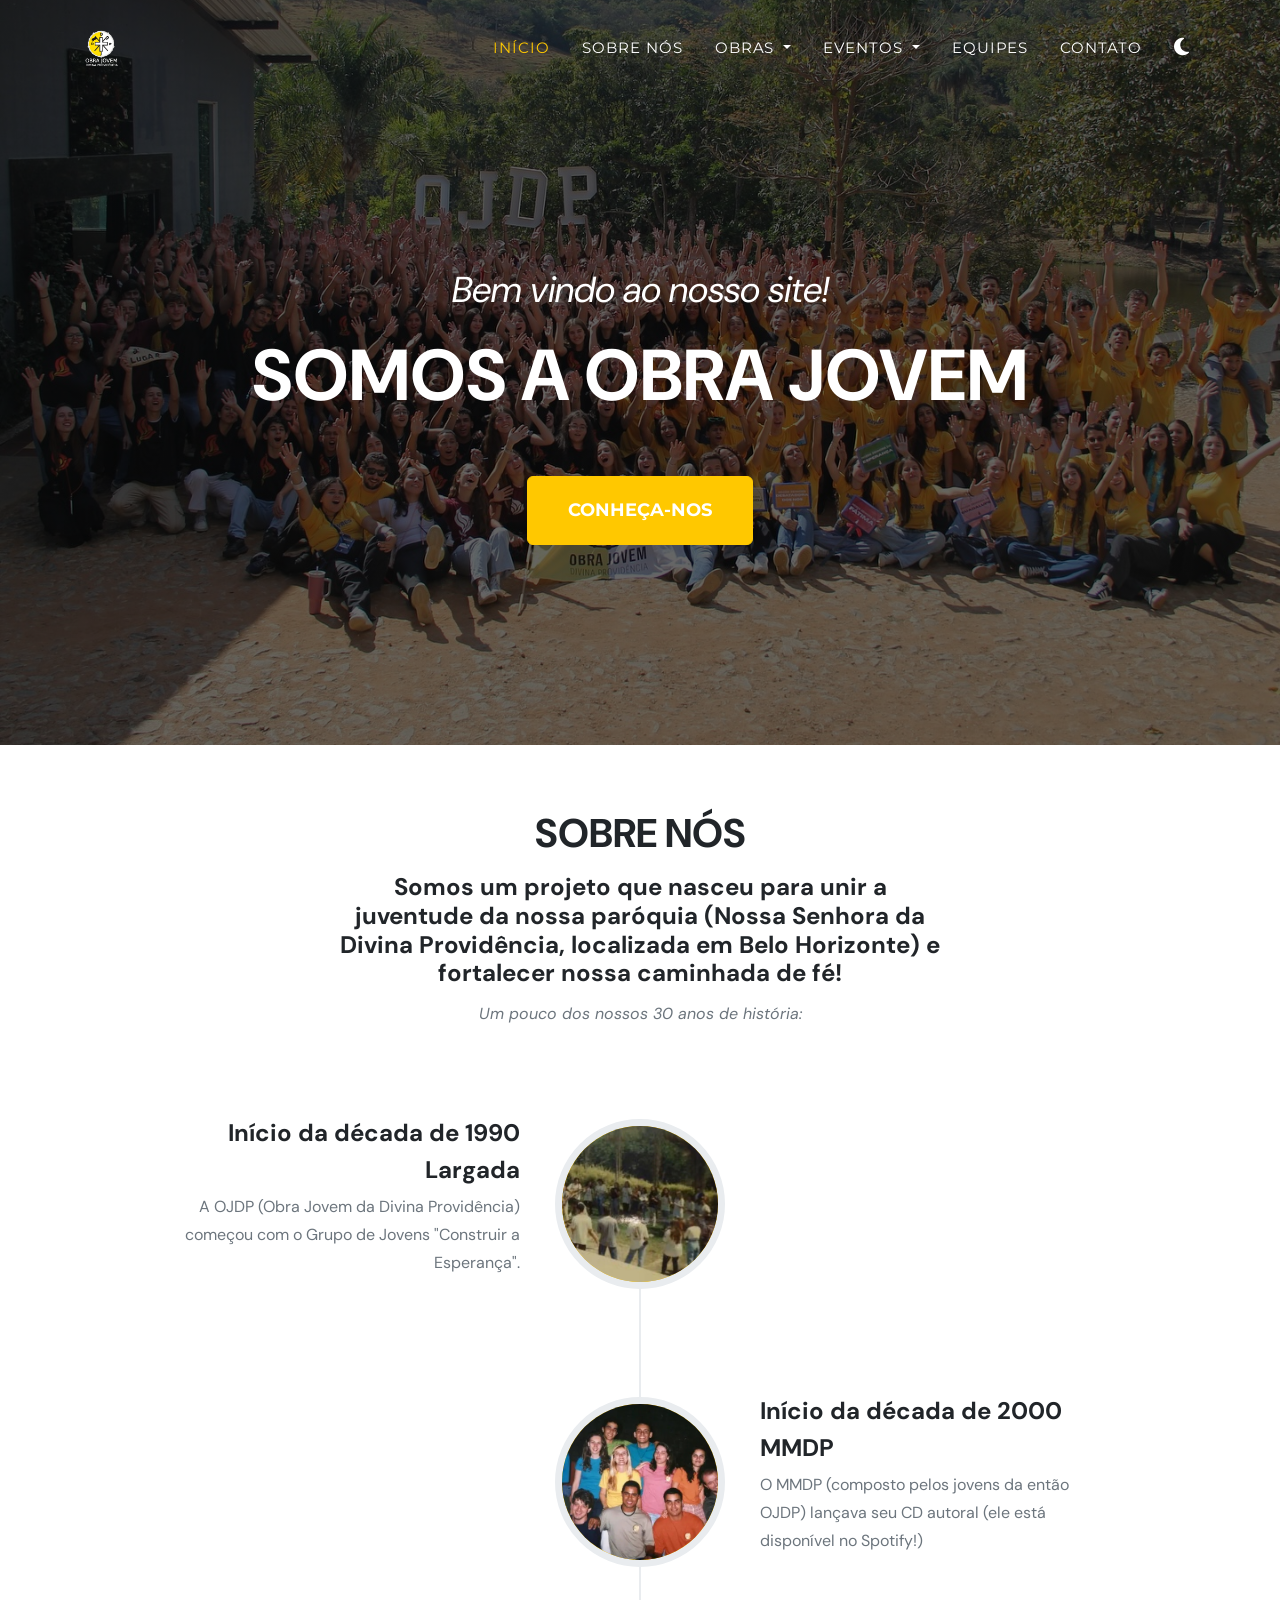
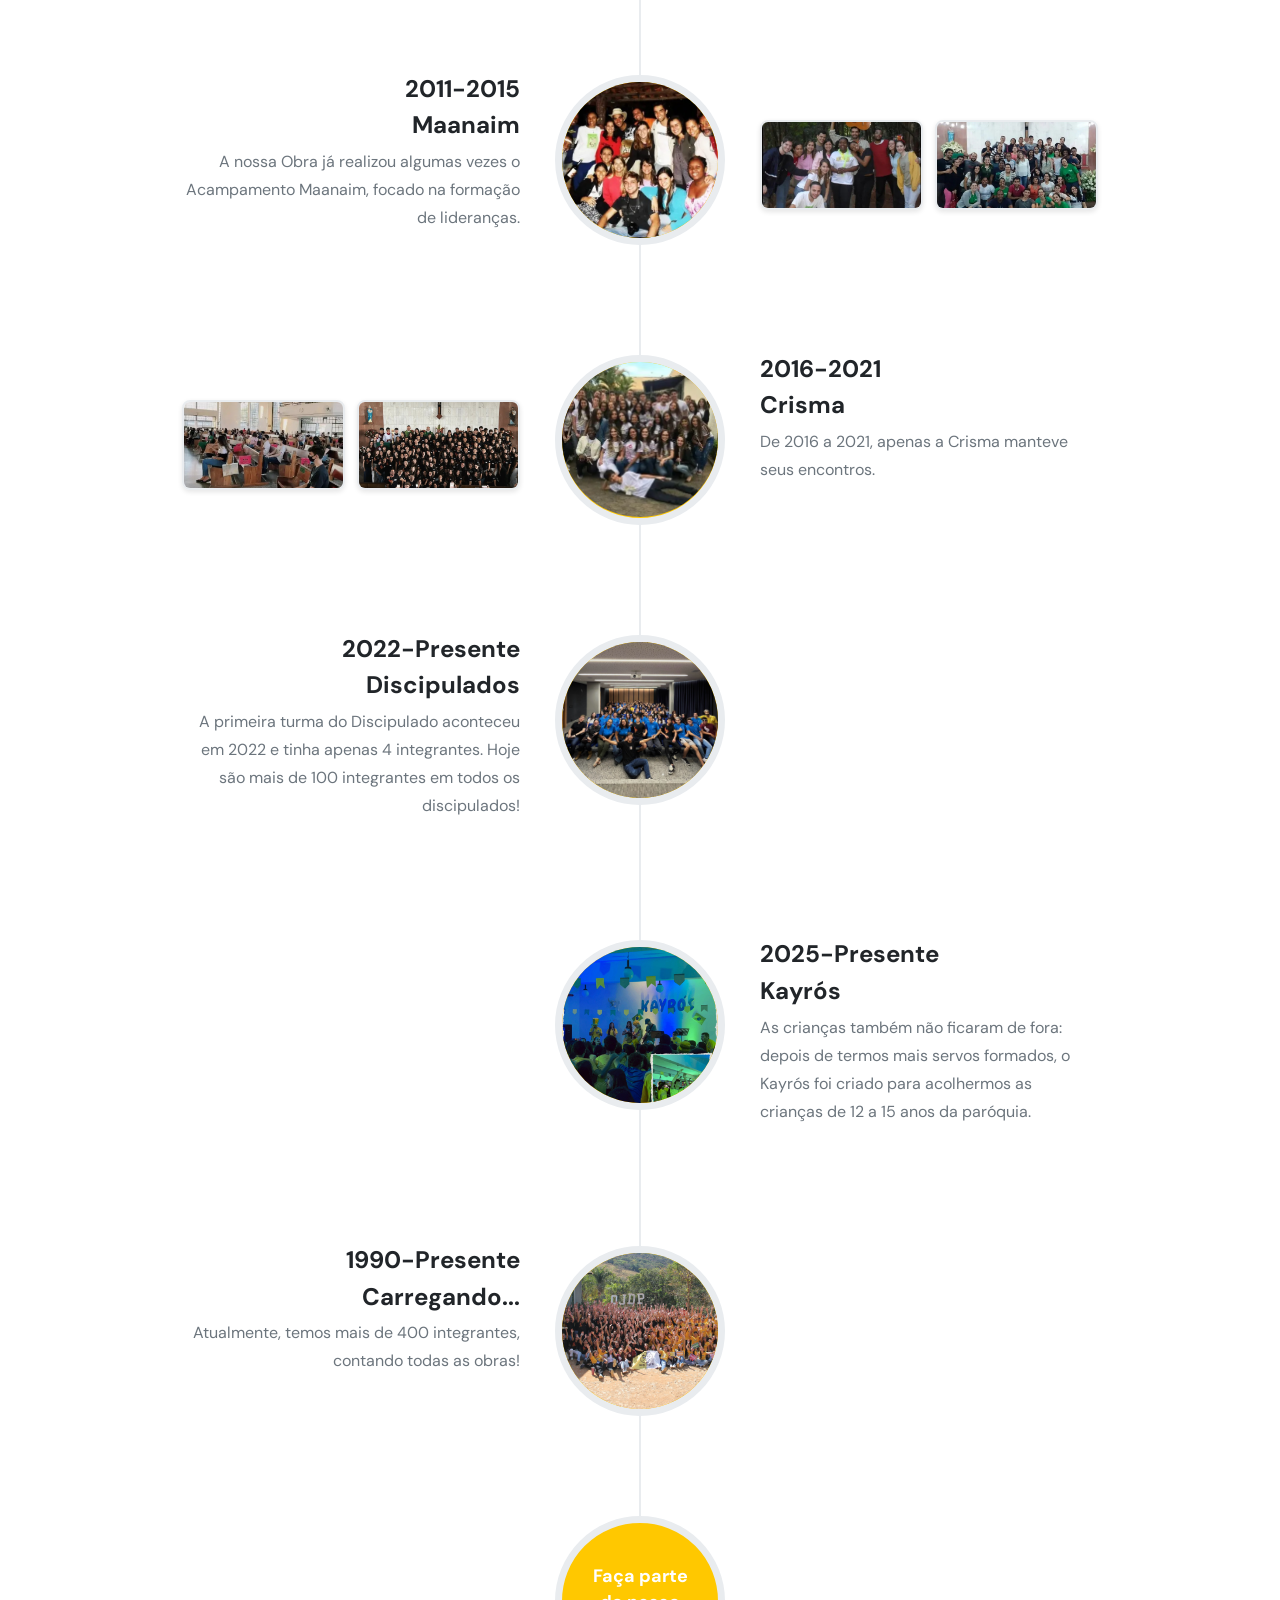
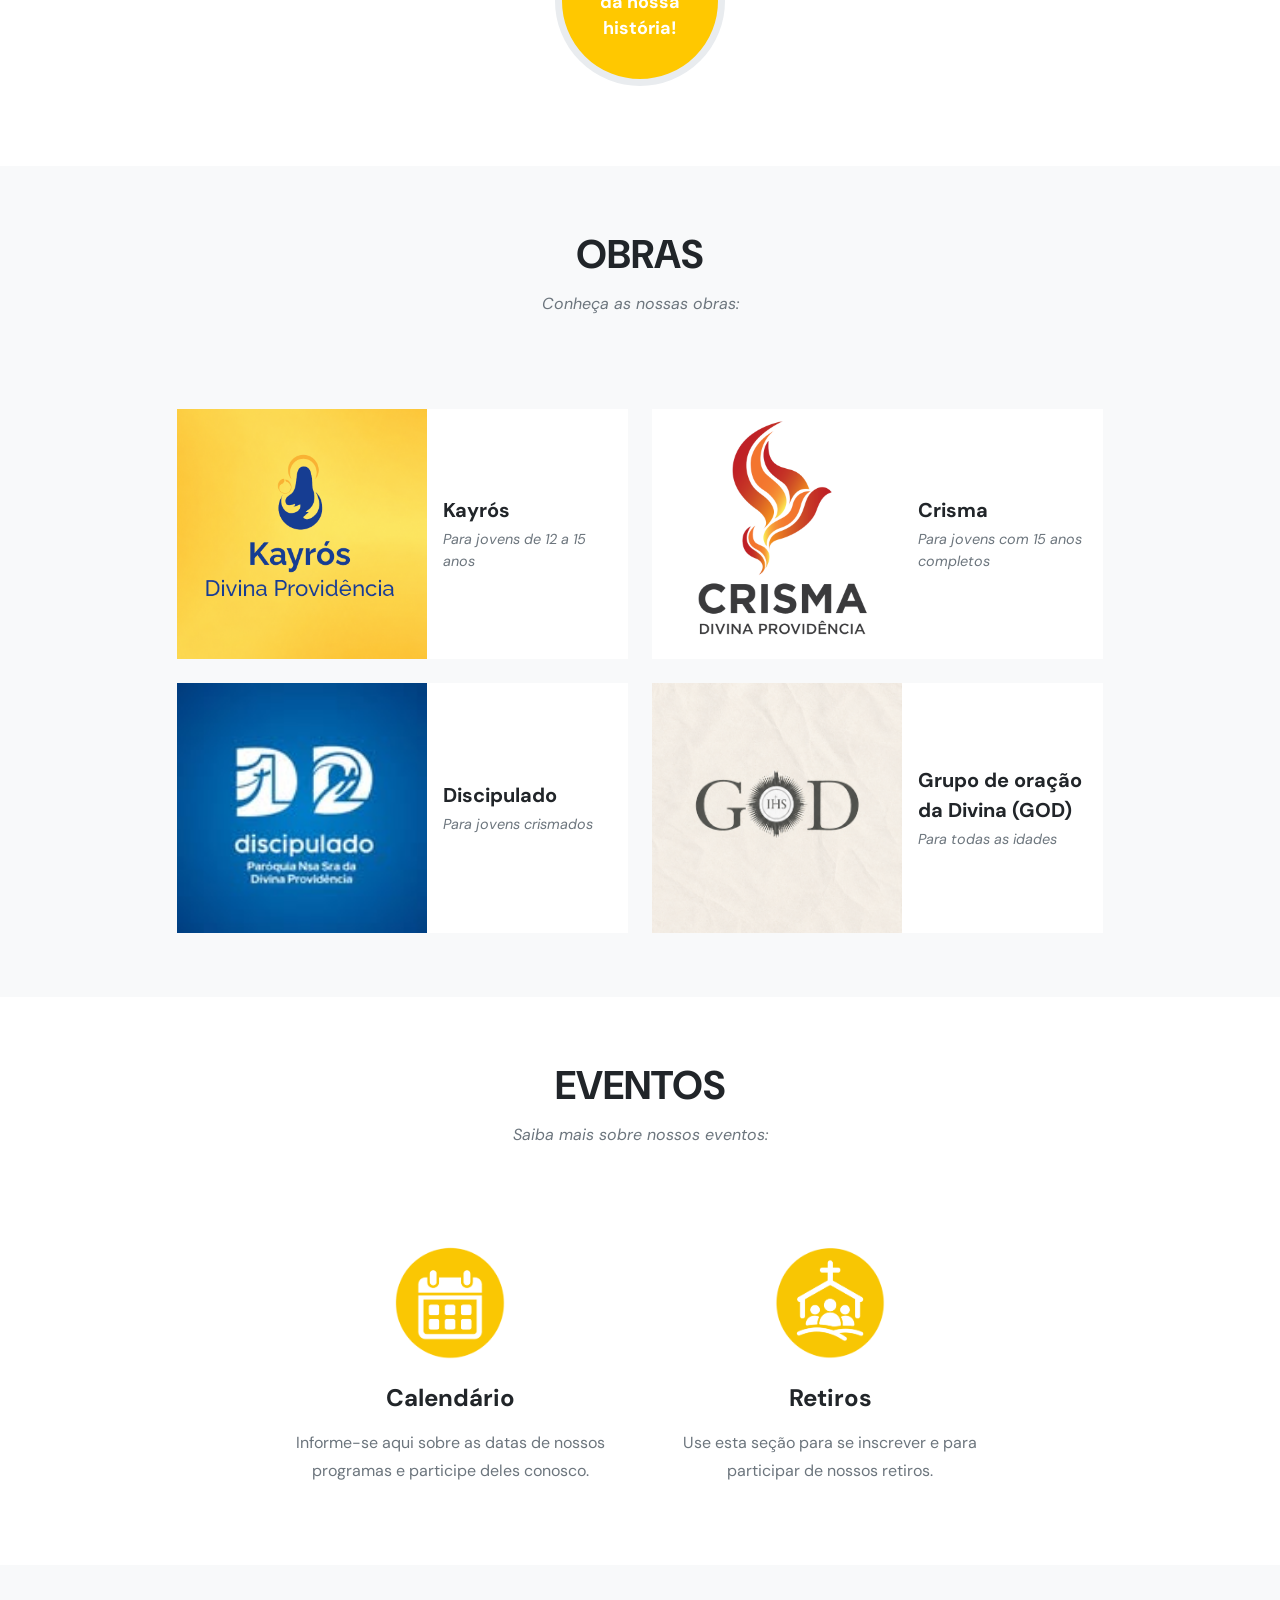
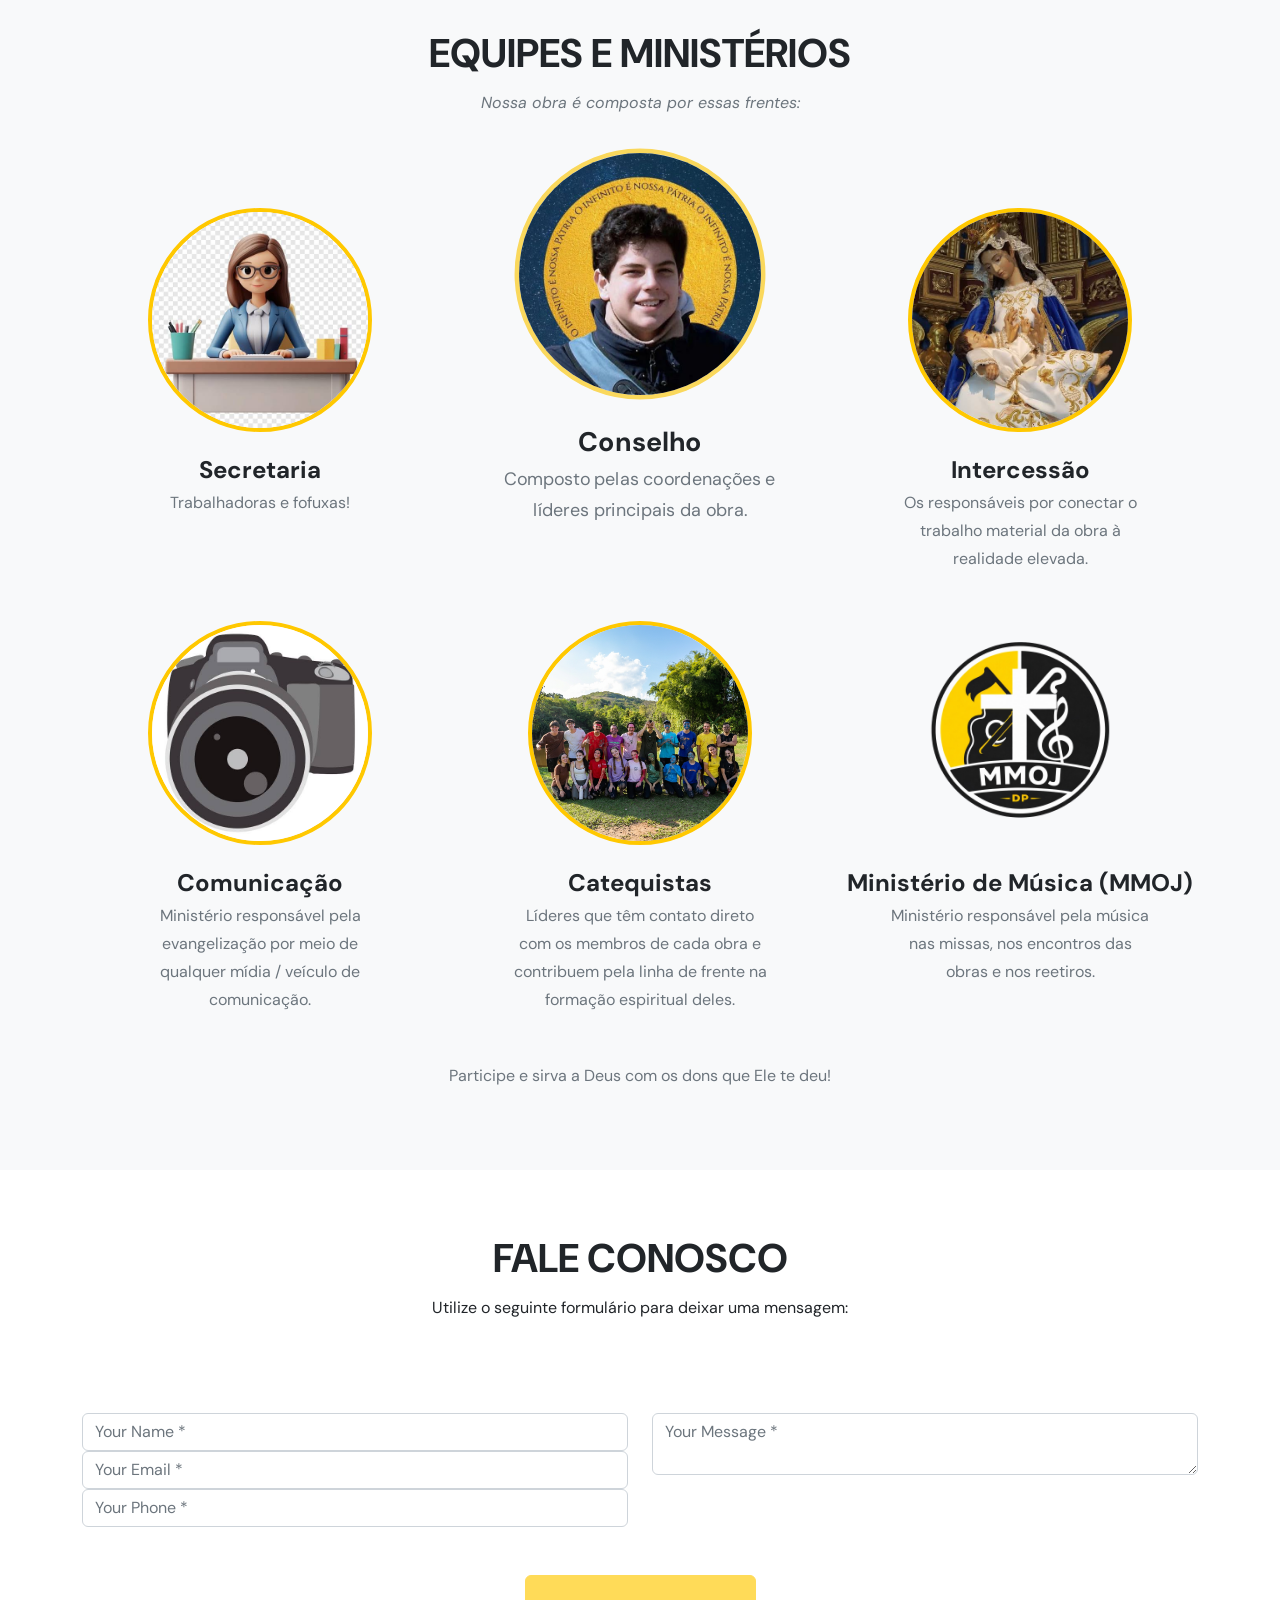
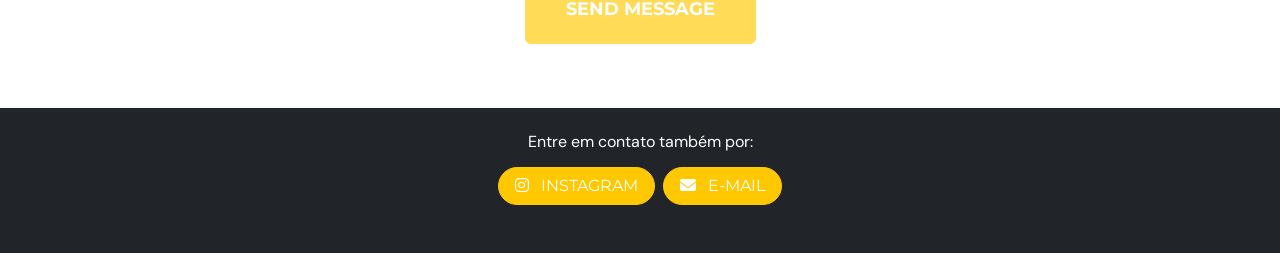
<file: index.html>
<!DOCTYPE html>
<html lang="en">
    <head>
        <meta charset="utf-8" />
        <meta name="viewport" content="width=device-width, initial-scale=1, shrink-to-fit=no" />
        <meta name="description" content="Site da obra jovem" />
        <meta name="author" content="Mateus (Matdog)" />
        <title>Obra Jovem DP</title>
        <!-- Favicon-->
        <link rel="icon" type="image/x-icon" href="assets/favicon.ico" />
        <!-- Google fonts-->
        <link href="https://fonts.googleapis.com/css?family=Montserrat:400,700" rel="stylesheet" type="text/css" />
        <link href="https://fonts.googleapis.com/css?family=Roboto+Slab:400,100,300,700" rel="stylesheet" type="text/css" />
        <!-- Font Awesome icons -->
        <link rel="stylesheet" href="https://cdnjs.cloudflare.com/ajax/libs/font-awesome/6.4.0/css/all.min.css" crossorigin="anonymous">
        <!-- Outras fontes definidas no styles.css-->
        <!-- Core theme CSS (includes Bootstrap)-->
        <link href="css/styles.css" rel="stylesheet" />
        <script>
            if (localStorage.getItem('theme') === 'dark') {
                document.documentElement.setAttribute('data-theme', 'dark');
            }
        </script>
    </head>
    <body id="page-top">
        <!-- Navigation-->
        <nav class="navbar navbar-expand-lg navbar-dark fixed-top" id="mainNav">
            <div class="container">
                <a class="navbar-brand" href="#page-top"><img src="assets/img/navbar-oj-logo4.svg" alt="..." /></a>
                <button class="navbar-toggler" type="button" data-bs-toggle="collapse" data-bs-target="#navbarResponsive" aria-controls="navbarResponsive" aria-expanded="false" aria-label="Toggle navigation">
                    Menu
                    <i class="fas fa-bars ms-1"></i>
                </button>
                <div class="collapse navbar-collapse" id="navbarResponsive">
                    <ul class="navbar-nav text-uppercase ms-auto py-4 py-lg-0">
                        <li class="nav-item"><a class="nav-link" href="#inicio">Início</a></li>
                        <li class="nav-item"><a class="nav-link" href="#sobre-nos">Sobre nós</a></li>
                        <li class="nav-item dropdown">
                            <a class="nav-link dropdown-toggle" href="#obras" id="navbarDropdownObras" role="button" data-bs-toggle="dropdown" aria-expanded="false">
                                Obras
                            </a>
                            <ul class="dropdown-menu" aria-labelledby="navbarDropdownObras">
                                <li><a class="dropdown-item" href="#obras">Todas as Obras</a></li>
                                <li><hr class="dropdown-divider"></li>
                                <li><a class="dropdown-item" href="./obras/kayros">Kayrós</a></li>
                                <li><a class="dropdown-item" href="./obras/crisma">Crisma</a></li>
                                <li><a class="dropdown-item" href="./obras/discipulado">Discipulado</a></li>
                                <li><a class="dropdown-item" href="./obras/god">GOD</a></li>
                            </ul>
                        </li>
                        <li class="nav-item dropdown">
                            <a class="nav-link dropdown-toggle" href="#eventos" id="navbarDropdownEventos" role="button" data-bs-toggle="dropdown" aria-expanded="false">
                                Eventos
                            </a>
                            <ul class="dropdown-menu" aria-labelledby="navbarDropdownEventos">
                                <li><a class="dropdown-item" href="#eventos">Seção de Eventos</a></li>
                                <li><hr class="dropdown-divider"></li>
                                <li><a class="dropdown-item" href="./calendario">Calendário</a></li>
                                <li><a class="dropdown-item" href="./retiros">Retiros</a></li>
                            </ul>
                        </li>
                        <li class="nav-item"><a class="nav-link" href="#equipes">Equipes</a></li>
                        <li class="nav-item"><a class="nav-link" href="#contato">Contato</a></li>
                        <li class="nav-item">
                            <a class="nav-link" href="#" id="theme-toggle" aria-label="Alternar tema">
                                <i class="fas fa-moon fs-5"></i>
                            </a>
                        </li>
                    </ul>
                </div>
            </div>
        </nav>
        <!-- Masthead-->
        <header class="masthead" id="inicio">
            <div class="container">
                <div class="masthead-subheading">Bem vindo ao nosso site!</div>
                <div class="masthead-heading text-uppercase">Somos a Obra Jovem</div>
                <a class="btn btn-primary btn-xl text-uppercase" href="#sobre-nos">Conheça-nos</a>
            </div>
        </header>
        <!-- Sobre nós-->
        <section class="page-section" id="sobre-nos">
            <div class="container">
                <div class="text-center">
                    <h2 class="section-heading text-uppercase">Sobre nós</h2>
                    <h5 class="section-subheading mb-3">Somos um projeto que nasceu para unir a juventude da nossa paróquia (Nossa Senhora da Divina Providência, localizada em Belo Horizonte) e fortalecer nossa caminhada de fé!</h5>
                    <h3 class="section-subheading text-muted">Um pouco dos nossos 30 anos de história:</h3>
                </div>
                <ul class="timeline">
                    <li>
                        <div class="timeline-image"><img class="rounded-circle img-fluid" src="assets/img/about/1.jpg" alt="..." /></div>
                        <div class="timeline-panel">
                            <div class="timeline-heading">
                                <h4>Início da década de 1990</h4>
                                <h4 class="subheading">Largada</h4>
                            </div>
                            <div class="timeline-body"><p class="text-muted">A OJDP (Obra Jovem da Divina Providência) começou com o Grupo de Jovens "Construir a Esperança".</p></div>
                        </div>
                    </li>
                    <li class="timeline-inverted">
                        <div class="timeline-image"><img class="rounded-circle img-fluid" src="assets/img/about/2.jpg" alt="..." /></div>
                        <div class="timeline-panel">
                            <div class="timeline-heading">
                                <h4>Início da década de 2000</h4>
                                <h4 class="subheading">MMDP</h4>
                            </div>
                            <div class="timeline-body"><p class="text-muted">O MMDP (composto pelos jovens da então OJDP) lançava seu CD autoral (ele está disponível no Spotify!)</p></div>
                        </div>
                    </li>
                    <li>
                        <div class="timeline-image"><img class="rounded-circle img-fluid" src="assets/img/about/3.jpg" title="Maanaim 2011" alt="..." /></div>
                        <div class="timeline-panel">
                            <div class="timeline-heading">
                                <h4>2011-2015</h4>
                                <h4 class="subheading">Maanaim</h4>
                            </div>
                            <div class="timeline-body"><p class="text-muted">A nossa Obra já realizou algumas vezes o Acampamento Maanaim, focado na formação de lideranças.</p></div>
                        </div>
                        <div class="timeline-media">
                                <img src="assets/img/about/3-extra1.jpg" alt="Foto Maanaim 1" title="Maanaim 2012" class="media-thumb" />
                                <img src="assets/img/about/3-extra2.jpg" alt="Foto Maanaim 2" title="Maanaim 2015" class="media-thumb" />
                        </div>
                    </li>
                    <li class="timeline-inverted">
                        <div class="timeline-image"><img class="rounded-circle img-fluid" src="assets/img/about/4.jpg" alt="..." title="Crisma 2018" /></div>
                        <div class="timeline-panel">
                            <div class="timeline-heading">
                                <h4>2016-2021</h4>
                                <h4 class="subheading">Crisma</h4>
                            </div>
                            <div class="timeline-body"><p class="text-muted">De 2016 a 2021, apenas a Crisma manteve seus encontros.</p></div>
                        </div>
                        <div class="timeline-media">
                                <img src="assets/img/about/4-extra1.jpg" alt="..." title="Crisma 2020/2021" class="media-thumb" />
                                <img src="assets/img/about/4-extra2.jpg" alt="..." title="Crisma 2025" class="media-thumb" />
                        </div>
                    </li>
                    <li>
                        <div class="timeline-image"><img class="rounded-circle img-fluid" src="assets/img/about/5.jpg" title="D1 2025" alt="..." /></div>
                        <div class="timeline-panel">
                            <div class="timeline-heading">
                                <h4>2022-Presente</h4>
                                <h4 class="subheading">Discipulados</h4>
                            </div>
                            <div class="timeline-body"><p class="text-muted">A primeira turma do Discipulado aconteceu em 2022 e tinha apenas 4 integrantes. Hoje são mais de 100 integrantes em todos os discipulados!</p></div>
                        </div>
                    </li>
                    <li class="timeline-inverted">
                        <div class="timeline-image"><img class="rounded-circle img-fluid" src="assets/img/about/6.jpg" title="Kayrós 2026" alt="..." /></div>
                        <div class="timeline-panel">
                            <div class="timeline-heading">
                                <h4>2025-Presente</h4>
                                <h4 class="subheading">Kayrós</h4>
                            </div>
                            <div class="timeline-body"><p class="text-muted">As crianças também não ficaram de fora: depois de termos mais servos formados, o Kayrós foi criado para acolhermos as crianças de 12 a 15 anos da paróquia.</p></div>
                        </div>
                    </li>
                    <li>
                        <div class="timeline-image"><img class="rounded-circle img-fluid" src="assets/img/about/7.jpg" title="Foto geral Retirão 2025" alt="..." /></div>
                        <div class="timeline-panel">
                            <div class="timeline-heading">
                                <h4>1990-Presente</h4>
                                <h4 class="subheading">Carregando...</h4>
                            </div>
                            <div class="timeline-body"><p class="text-muted">Atualmente, temos mais de 400 integrantes, contando todas as obras!</p></div>
                        </div>
                    </li>

                    <li class="timeline-inverted">
                        <div class="timeline-image">
                            <h4>
                                Faça parte
                                <br />
                                da nossa
                                <br />
                                história!
                            </h4>
                        </div>
                    </li>
                </ul>
            </div>
        </section>
        <!--Obras-->
        <section class="page-section bg-light" id="obras">
            <div class="container">
                <div class="text-center">
                    <h2 class="section-heading text-uppercase">Obras</h2>
                    <h3 class="section-subheading text-muted">Conheça as nossas obras:</h3>
                </div>
                <div class="row justify-content-center g-4">
                    <div class="col-lg-5 col-sm-6">
                        <!--Obras item 1 (classe portfolio-item no styles.css)-->
                        <div class="portfolio-item">
                            <a class="portfolio-link" data-bs-toggle="modal" href="#portfolioModal1">
                                <div class="portfolio-hover">
                                    <div class="portfolio-hover-content"><i class="fas fa-plus fa-3x"></i></div>
                                </div>
                                <img class="img-fluid" src="assets/img/obras/kayros.png" title="Kayrós" alt="..." />
                            </a>
                            <div class="portfolio-caption">
                                <div class="portfolio-caption-heading">Kayrós</div>
                                <div class="portfolio-caption-subheading text-muted">Para jovens de 12 a 15 anos</div>
                            </div>
                        </div>
                    </div>
                    <div class="col-lg-5 col-sm-6">
                        <!-- Obras item 2-->
                        <div class="portfolio-item">
                            <a class="portfolio-link" data-bs-toggle="modal" href="#portfolioModal2">
                                <div class="portfolio-hover">
                                    <div class="portfolio-hover-content"><i class="fas fa-plus fa-3x"></i></div>
                                </div>
                                <!-- Imagem para Modo Claro -->
                                <img class="img-fluid img-light-mode" src="assets/img/obras/crisma.png" alt="Crisma" />
                                <!-- Imagem para Modo Escuro -->
                                <img class="img-fluid img-dark-mode" src="assets/img/obras/crisma-dark.png" alt="Crisma" />
                            </a>
                            <div class="portfolio-caption">
                                <div class="portfolio-caption-heading">Crisma</div>
                                <div class="portfolio-caption-subheading text-muted">Para jovens com 15 anos completos</div>
                            </div>
                        </div>
                    </div>
                    <div class="col-lg-5 col-sm-6">
                        <!-- Obras item 3-->
                        <div class="portfolio-item">
                            <a class="portfolio-link" data-bs-toggle="modal" href="#portfolioModal3">
                                <div class="portfolio-hover">
                                    <div class="portfolio-hover-content"><i class="fas fa-plus fa-3x"></i></div>
                                </div>
                                <img class="img-fluid" src="assets/img/obras/discipulado.jpg" alt="..." />
                            </a>
                            <div class="portfolio-caption">
                                <div class="portfolio-caption-heading">Discipulado</div>
                                <div class="portfolio-caption-subheading text-muted">Para jovens crismados</div>
                            </div>
                        </div>
                    </div>
                    <div class="col-lg-5 col-sm-6">
                        <!-- Obras item 4-->
                        <div class="portfolio-item">
                            <a class="portfolio-link" data-bs-toggle="modal" href="#portfolioModal4">
                                <div class="portfolio-hover">
                                    <div class="portfolio-hover-content"><i class="fas fa-plus fa-3x"></i></div>
                                </div>
                                <!-- Imagem para Modo Claro -->
                                <img class="img-fluid img-light-mode" src="assets/img/obras/god.png" alt="GOD" />
                                <!-- Imagem para Modo Escuro -->
                                <img class="img-fluid img-dark-mode" src="assets/img/obras/god-dark.png" alt="GOD" />
                            </a>
                            <div class="portfolio-caption">
                                <div class="portfolio-caption-heading">Grupo de oração da Divina (GOD)</div>
                                <div class="portfolio-caption-subheading text-muted">Para todas as idades</div>
                            </div>
                        </div>
                    </div>
                </div>
            </div>
        </section>
        <!--Eventos (calendário + retiros-->
        <section class="page-section" id="eventos">
            <div class="container">
                <div class="text-center">
                    <h2 class="section-heading text-uppercase">Eventos</h2>
                    <h3 class="section-subheading text-muted">Saiba mais sobre nossos eventos:</h3>
                </div>
                <div class="row text-center justify-content-center">
                    <div class="col-md-4">
                        <a href="./calendario" class="evento-icon-link">
                            <img src="assets/img/icons/calendario.svg" alt="Ícone do evento" class="evento-svg-icon" />
                        </a>
                        <a href="./calendario" class="text-decoration-none text-dark">
                            <h4 class="my-3">Calendário</h4>
                        </a>
                        <p class="text-muted">Informe-se aqui sobre as datas de nossos programas e participe deles conosco.</p>
                    </div>
                    <div class="col-md-4">
                        <a href="./retiros" class="evento-icon-link">
                            <img src="assets/img/icons/retiros.svg" alt="Ícone do evento" class="evento-svg-icon" />
                        </a>
                        <a href="./retiros" class="text-decoration-none text-dark">
                            <h4 class="my-3">Retiros</h4>
                        </a>
                        <p class="text-muted">Use esta seção para se inscrever e para participar de nossos retiros.</p>
                    </div>
                </div>
            </div>
        </section>
        <!-- Equipes-->
        <section class="page-section bg-light" id="equipes">
            <div class="container">
                <div class="text-center">
                    <h2 class="section-heading text-uppercase">Equipes e Ministérios</h2>
                    <h3 class="section-subheading text-muted">Nossa obra é composta por essas frentes:</h3>
                </div>
                <div class="row">
                    <div class="col-lg-4">
                        <div class="team-member">
                            <img class="mx-auto rounded-circle" src="assets/img/equipes/secreta.jpg" alt="..." />
                            <h4>Secretaria</h4>
                            <p class="text-muted px-5">Trabalhadoras e fofuxas!</p>
                        </div>
                    </div>
                    <div class="col-lg-4">
                        <div class="team-member featured">
                            <img class="mx-auto rounded-circle" src="assets/img/equipes/conselho.jpg" alt="..." />
                            <h4>Conselho</h4>
                            <p class="text-muted px-5">Composto pelas coordenações e líderes principais da obra.</p>
                        </div>
                    </div>
                    <div class="col-lg-4">
                        <div class="team-member">
                            <img class="mx-auto rounded-circle" src="assets/img/equipes/inter.jpg" alt="..." />
                            <h4>Intercessão</h4>
                            <p class="text-muted px-5">Os responsáveis por conectar o trabalho material da obra à realidade elevada.</p>
                        </div>
                    </div>
                </div>
                <div class="row">
                    <div class="col-lg-4">
                        <div class="team-member">
                            <img class="mx-auto rounded-circle" src="assets/img/equipes/comunicacao.jpg" alt="..." />
                            <h4>Comunicação</h4>
                            <p class="text-muted px-5">Ministério responsável pela evangelização por meio de qualquer mídia / veículo de comunicação.</p>
                        </div>
                    </div>
                    <div class="col-lg-4">
                        <div class="team-member">
                            <img class="mx-auto rounded-circle" src="assets/img/equipes/catequistas_ai_slop.png" alt="..." />
                            <h4>Catequistas</h4>
                            <p class="text-muted px-5">Líderes que têm contato direto com os membros de cada obra e contribuem pela linha de frente na formação espiritual deles.</p>
                        </div>
                    </div>
                    <div class="col-lg-4">
                        <div class="team-member">
                            <img class="mx-auto team-logo" src="assets/img/equipes/mm.png" alt="..." />
                            <h4>Ministério de Música (MMOJ)</h4>
                            <p class="text-muted px-5">Ministério responsável pela música nas missas, nos encontros das obras e nos reetiros.</p>
                        </div>
                    </div>
                </div>
                <div class="row">
                    <div class="col-lg-8 mx-auto text-center"><p class="large text-muted">Participe e sirva a Deus com os dons que Ele te deu!</p></div>
                </div>
            </div>
        </section>
        <!-- Contato-->
        <section class="page-section" id="contato">
            <div class="container">
                <div class="text-center">
                    <h2 class="section-heading text-uppercase">Fale conosco</h2>
                    <h3 class="section-subheading fst-normal">Utilize o seguinte formulário para deixar uma mensagem:</h3>
                </div>
                <!-- * * * * * * * * * * * * * * *-->
                <!-- * * SB Forms Contact Form * *-->
                <!-- * * * * * * * * * * * * * * *-->
                <!-- This form is pre-integrated with SB Forms.-->
                <!-- To make this form functional, sign up at-->
                <!-- https://startbootstrap.com/solution/contact-forms-->
                <!-- to get an API token!-->
                <form id="contactForm" data-sb-form-api-token="API_TOKEN">
                    <div class="row align-items-stretch mb-5">
                        <div class="col-md-6">
                            <div class="form-group">
                                <!-- Name input-->
                                <input class="form-control" id="name" type="text" placeholder="Your Name *" data-sb-validations="required" />
                                <div class="invalid-feedback" data-sb-feedback="name:required">A name is required.</div>
                            </div>
                            <div class="form-group">
                                <!-- Email address input-->
                                <input class="form-control" id="email" type="email" placeholder="Your Email *" data-sb-validations="required,email" />
                                <div class="invalid-feedback" data-sb-feedback="email:required">An email is required.</div>
                                <div class="invalid-feedback" data-sb-feedback="email:email">Email is not valid.</div>
                            </div>
                            <div class="form-group mb-md-0">
                                <!-- Phone number input-->
                                <input class="form-control" id="phone" type="tel" placeholder="Your Phone *" data-sb-validations="required" />
                                <div class="invalid-feedback" data-sb-feedback="phone:required">A phone number is required.</div>
                            </div>
                        </div>
                        <div class="col-md-6">
                            <div class="form-group form-group-textarea mb-md-0">
                                <!-- Message input-->
                                <textarea class="form-control" id="message" placeholder="Your Message *" data-sb-validations="required"></textarea>
                                <div class="invalid-feedback" data-sb-feedback="message:required">A message is required.</div>
                            </div>
                        </div>
                    </div>
                    <!-- Submit success message-->
                    <!---->
                    <!-- This is what your users will see when the form-->
                    <!-- has successfully submitted-->
                    <div class="d-none" id="submitSuccessMessage">
                        <div class="text-center text-white mb-3">
                            <div class="fw-bolder">Form submission successful!</div>
                            To activate this form, sign up at
                            <br />
                            <a href="https://startbootstrap.com/solution/contact-forms">https://startbootstrap.com/solution/contact-forms</a>
                        </div>
                    </div>
                    <!-- Submit error message-->
                    <!---->
                    <!-- This is what your users will see when there is-->
                    <!-- an error submitting the form-->
                    <div class="d-none" id="submitErrorMessage"><div class="text-center text-danger mb-3">Error sending message!</div></div>
                    <!-- Submit Button-->
                    <div class="text-center">
                        <button class="btn btn-primary btn-xl text-uppercase disabled" id="submitButton" type="submit">Send Message</button>
                    </div>
                </form>
            </div>
        </section>
        <!-- Footer-->
        <footer class="footer py-4 bg-dark">
            <div class="container">
                <div class="text-center">
                    <h3 class="section-subheading fst-normal text-white">Entre em contato também por:</h3>
                </div>
                <div class="row align-items-center">
                    <div class="col-lg-4 text-lg-start"> </div>
                    <div class="col-lg-4 my-3 my-lg-0">
                        <div class="d-flex justify-content-center align-items-center gap-2 mb-4">
                            <a class="btn btn-warning text-uppercase rounded-pill px-3" href="https://www.instagram.com/obrajovemdp" target="_blank" rel="noopener noreferrer">
                                <i class="fab fa-instagram me-2"></i>
                                Instagram
                            </a>
                            <a class="btn btn-warning text-uppercase rounded-pill px-3" href="mailto:obrajovemdivinaprovidencia@gmail.com">
                                <i class="fas fa-envelope me-2"></i>
                                E-mail
                            </a>
                        </div>
                    </div>
                    <div class="col-lg-4 text-lg-end">
                        <a class="link-dark text-decoration-none" href="/robots.txt"> </a>
                    </div>
                </div>
            </div>
        </footer>
        <!-- Portfolio Modals-->
        <!-- Portfolio item 1 modal popup-->
        <div class="portfolio-modal modal fade" id="portfolioModal1" tabindex="-1" role="dialog" aria-hidden="true">
            <div class="modal-dialog">
                <div class="modal-content">
                    <div class="close-modal" data-bs-dismiss="modal"><img src="assets/img/close-icon.svg" alt="Close modal" /></div>
                    <div class="container">
                        <div class="row justify-content-center">
                            <div class="col-lg-8">
                                <div class="modal-body">
                                    <!-- Project details-->
                                    <h3 class="text-uppercase">Kayrós</h3>
                                    <p class="item-intro text-muted">Grupo de oração e formação para os mais novos.</p>
                                    <img class="img-fluid d-block mx-auto modal-img-custom" src="assets/img/obras/kayros.png" alt="..." />
                                    <p>Um encontro que marca o tempo de Deus na nossa história. Kayrós é o primeiro passo: mantém a fé viva, preparando nossos corações para o grande momento. Essa obra é uma tentativa de manter engajado com a igreja o jovem que está no período entre o sacramento da primeira comunhão e o da crisma.</p>
                                    <ul class="list-inline">
                                        <li>
                                            <strong>Quando acontece:</strong>
                                            toda terça-feira, de 19:30 às 20:30
                                        </li>
                                        <li>
                                            <strong>Quem pode participar:</strong>
                                            jovens de 12 a 15 anos.
                                        </li>
                                    </ul>
                                    <div class="mb-4">
                                        <a class="btn btn-light-mode btn-outline-dark text-uppercase rounded-pill px-3" href="https://www.instagram.com/kayrosdp" target="_blank" rel="noopener noreferrer">
                                            <i class="fab fa-instagram me-2"></i>
                                            Instagram
                                        </a>
                                        <a class="btn btn-light-mode btn-outline-dark text-uppercase rounded-pill px-4 fw-bold"
                                               href="https://docs.google.com/forms/d/e/1FAIpQLScK7MxkiqfZlYqs4PfSZvsA5GwI3_29L3Tyo1hk34BxsgnfDA/viewform?usp=header"
                                               target="_blank"
                                               rel="noopener noreferrer">
                                            <i class="fas fa-file-pen me-2"></i>
                                            Inscrições
                                        </a>
                                        <a class="btn btn-dark-mode btn-outline-light text-uppercase rounded-pill px-3" href="https://www.instagram.com/kayrosdp" target="_blank" rel="noopener noreferrer">
                                            <i class="fab fa-instagram me-2"></i>
                                            Instagram
                                        </a>
                                        <a class="btn btn-dark-mode btn-outline-light text-uppercase rounded-pill px-4 fw-bold"
                                               href="https://docs.google.com/forms/d/e/1FAIpQLScK7MxkiqfZlYqs4PfSZvsA5GwI3_29L3Tyo1hk34BxsgnfDA/viewform?usp=header"
                                               target="_blank"
                                               rel="noopener noreferrer">
                                            <i class="fas fa-file-pen me-2"></i>
                                            Inscrições
                                        </a>
                                    </div>
                                    <button class="btn btn-primary btn-xl text-uppercase" data-bs-dismiss="modal" type="button">
                                        <i class="fas fa-xmark me-1"></i>
                                        Fechar
                                    </button>
                                </div>
                            </div>
                        </div>
                    </div>
                </div>
            </div>
        </div>
        <!-- Portfolio item 2 modal popup-->
        <div class="portfolio-modal modal fade" id="portfolioModal2" tabindex="-1" role="dialog" aria-hidden="true">
            <div class="modal-dialog">
                <div class="modal-content">
                    <div class="close-modal" data-bs-dismiss="modal"><img src="assets/img/close-icon.svg" alt="Close modal" /></div>
                    <div class="container">
                        <div class="row justify-content-center">
                            <div class="col-lg-8">
                                <div class="modal-body">
                                    <!-- Project details-->
                                    <h3 class="text-uppercase">Crisma</h3>
                                    <p class="item-intro text-muted">Preparação para o grande momento de crisma.</p>
                                    <!-- Imagem para Modo Claro -->
                                    <img class="img-fluid img-light-mode d-block mx-auto modal-img-custom" src="assets/img/obras/crisma.png" alt="Crisma" />
                                    <!-- Imagem para Modo Escuro -->
                                    <img class="img-fluid img-dark-mode d-block mx-auto modal-img-custom" src="assets/img/obras/crisma-dark.png" alt="Crisma" />
                                    <p>Nesta obra, fazemos uma série de encontros de oração e formação, incluindo dois retiros (Kerigma e Doa Tua Vida) para preparar os jovens para receber o Sacramento do Crisma. Após esse período, o crismando poderá afirmar a sua maturidade na fé diante da Igreja e receber o Espírito Santo.</p>
                                    <ul class="list-inline">
                                        <li>
                                            <strong>Quando acontece:</strong>
                                            todo domingo, de 16:00 às 17:30, seguido da Santa Missa
                                        </li>
                                        <li>
                                            <strong>Quem pode participar:</strong>
                                            jovens com idade a partir de 15 anos completos
                                        </li>
                                    </ul>
                                    <div class="mb-4">
                                        <a class="btn btn-light-mode btn-outline-dark text-uppercase rounded-pill px-3" href="https://www.instagram.com/crismadp" target="_blank" rel="noopener noreferrer">
                                            <i class="fab fa-instagram me-2"></i>
                                            Instagram
                                        </a>
                                        <a class="btn btn-light-mode btn-outline-dark text-uppercase rounded-pill px-4 fw-bold"
                                               href="https://docs.google.com/forms/d/e/1FAIpQLSfj95Og0Kl5_Eu4VjLU4IR-VQiJ0xqUNi0ymdblnjkDI7SSuA/viewform"
                                               target="_blank"
                                               rel="noopener noreferrer">
                                                <i class="fas fa-file-pen me-2"></i>
                                                Inscrições
                                        </a>
                                        <a class="btn btn-dark-mode btn-outline-light text-uppercase rounded-pill px-3" href="https://www.instagram.com/crismadp" target="_blank" rel="noopener noreferrer">
                                            <i class="fab fa-instagram me-2"></i>
                                            Instagram
                                        </a>
                                        <a class="btn btn-dark-mode btn-outline-light text-uppercase rounded-pill px-4 fw-bold"
                                               href="https://docs.google.com/forms/d/e/1FAIpQLSfj95Og0Kl5_Eu4VjLU4IR-VQiJ0xqUNi0ymdblnjkDI7SSuA/viewform"
                                               target="_blank"
                                               rel="noopener noreferrer">
                                                <i class="fas fa-file-pen me-2"></i>
                                                Inscrições
                                        </a>
                                    </div>
                                    <button class="btn btn-primary btn-xl text-uppercase" data-bs-dismiss="modal" type="button">
                                        <i class="fas fa-xmark me-1"></i>
                                        Fechar
                                    </button>
                                </div>
                            </div>
                        </div>
                    </div>
                </div>
            </div>
        </div>
        <!-- Portfolio item 3 modal popup-->
        <div class="portfolio-modal modal fade" id="portfolioModal3" tabindex="-1" role="dialog" aria-hidden="true">
            <div class="modal-dialog">
                <div class="modal-content">
                    <div class="close-modal" data-bs-dismiss="modal"><img src="assets/img/close-icon.svg" alt="Close modal" /></div>
                    <div class="container">
                        <div class="row justify-content-center">
                            <div class="col-lg-8">
                                <div class="modal-body">
                                    <!-- Project details-->
                                    <h3 class="text-uppercase">Discipulado</h3>
                                    <p class="item-intro text-muted">Formação para jovens crismados</p>
                                    <img class="img-fluid d-block mx-auto modal-img-custom" src="assets/img/obras/discipulado.jpg" alt="..." />
                                    <p>Nos discipulados, fazemos encontros de formação aprofundada e oração para amadurecer o jovem que acabou de crismar e ajudá-lo a continuar sua caminhada. Os temas variam entre doutrina da igreja, vivência da fé no dia a dia, liderança católica e muito mais. Além disso, quem se interessar por servir na obra precisa se formar por aqui.</p>
                                    <ul class="list-inline">
                                        <li>
                                            <strong>Quando acontece:<br></strong>
                                            <strong>D1:</strong> todo domingo, de 16:00 às 17:30, seguido da Santa Missa<br>
                                            <strong>D2:</strong> toda segunda-feira, das 19:30 às 20:30
                                        </li>
                                        <li>
                                            <strong>Quem pode participar:</strong>
                                            jovens crismados
                                        </li>
                                    </ul>
                                    <div class="mb-4">
                                        <a class="btn btn-light-mode btn-outline-dark text-uppercase rounded-pill px-3" href="https://www.instagram.com/discipuladodp" target="_blank" rel="noopener noreferrer">
                                            <i class="fab fa-instagram me-2"></i>
                                            Instagram
                                        </a>
                                        <a class="btn btn-light-mode btn-outline-dark text-uppercase rounded-pill px-4 fw-bold"
                                               href="https://docs.google.com/forms/d/e/1FAIpQLScNaW71gd_lLTTSjoOD-i1OmeQwfUnG9ZDILLF8jO_vy0aEwA/closedform"
                                               target="_blank"
                                               rel="noopener noreferrer">
                                                <i class="fas fa-file-pen me-2"></i>
                                                Inscrições D1
                                        </a>
                                        <a class="btn btn-light-mode btn-outline-dark text-uppercase rounded-pill px-4 fw-bold"
                                               href="https://docs.google.com/forms/d/e/1FAIpQLSdepMkqHS7LjdIq5kjLTqqdH02_CB_WTcLcSdComrJCEtbTkA/viewform"
                                               target="_blank"
                                               rel="noopener noreferrer">
                                                <i class="fas fa-file-pen me-2"></i>
                                                Inscrições D2
                                        </a>
                                        <a class="btn btn-dark-mode btn-outline-light text-uppercase rounded-pill px-3" href="https://www.instagram.com/discipuladodp" target="_blank" rel="noopener noreferrer">
                                            <i class="fab fa-instagram me-2"></i>
                                            Instagram
                                        </a>
                                        <a class="btn btn-dark-mode btn-outline-light text-uppercase rounded-pill px-4 fw-bold"
                                               href="https://docs.google.com/forms/d/e/1FAIpQLScNaW71gd_lLTTSjoOD-i1OmeQwfUnG9ZDILLF8jO_vy0aEwA/closedform"
                                               target="_blank"
                                               rel="noopener noreferrer">
                                                <i class="fas fa-file-pen me-2"></i>
                                                Inscrições D1
                                        </a>
                                        <a class="btn btn-dark-mode btn-outline-light text-uppercase rounded-pill px-4 fw-bold"
                                               href="https://docs.google.com/forms/d/e/1FAIpQLSdepMkqHS7LjdIq5kjLTqqdH02_CB_WTcLcSdComrJCEtbTkA/viewform"
                                               target="_blank"
                                               rel="noopener noreferrer">
                                                <i class="fas fa-file-pen me-2"></i>
                                                Inscrições D2
                                        </a>
                                </div>
                                    <button class="btn btn-primary btn-xl text-uppercase" data-bs-dismiss="modal" type="button">
                                        <i class="fas fa-xmark me-1"></i>
                                        Fechar
                                    </button>
                                </div>
                            </div>
                        </div>
                    </div>
                </div>
            </div>
        </div>
        <!-- Portfolio item 4 modal popup-->
        <div class="portfolio-modal modal fade" id="portfolioModal4" tabindex="-1" role="dialog" aria-hidden="true">
            <div class="modal-dialog">
                <div class="modal-content">
                    <div class="close-modal" data-bs-dismiss="modal"><img src="assets/img/close-icon.svg" alt="Close modal" /></div>
                    <div class="container">
                        <div class="row justify-content-center">
                            <div class="col-lg-8">
                                <div class="modal-body">
                                    <!-- Project details-->
                                    <h3 class="text-uppercase">GOD</h3>
                                    <p class="item-intro text-muted">Grupo de oração da Divina</p>
                                    <!-- Imagem para Modo Claro -->
                                    <img class="img-fluid img-light-mode d-block mx-auto modal-img-custom" src="assets/img/obras/god.png" alt="GOD" />
                                    <!-- Imagem para Modo Escuro -->
                                    <img class="img-fluid img-dark-mode d-block mx-auto modal-img-custom" src="assets/img/obras/god-dark.png" alt="GOD" />
                                    <p>Perdeu a inscrição para alguma obra que você queria? Caiu de paraquedas na obra? Quer chamar algum amigo para nos conhecer? O GOD é pra você! Ocorrendo sazonalmente, temos momentos de oração, formação e convivência. Para introduzir alguém à nossa Obra Jovem em uma época fora dos nossos recrutamentos, o GOD é uma das melhores portas de entrada (principalmente para os não convertidos!). Venha participar!</p>
                                    <ul class="list-inline">
                                        <li>
                                            <strong>Quando acontece:<br></strong>
                                            fique atento à divulgação das datas no instagram principal da nossa obra!
                                        </li>
                                        <li>
                                            <strong>Quem pode participar:</strong>
                                            qualquer um!
                                        </li>
                                    </ul>
                                    <div class="mb-4">
                                        <a class="btn btn-light-mode btn-outline-dark text-uppercase rounded-pill px-3" href="https://www.instagram.com/obrajovemdp" target="_blank" rel="noopener noreferrer">
                                            <i class="fab fa-instagram me-2"></i>
                                            Instagram
                                        </a>
                                        <a class="btn btn-dark-mode btn-outline-light text-uppercase rounded-pill px-3" href="https://www.instagram.com/obrajovemdp" target="_blank" rel="noopener noreferrer">
                                            <i class="fab fa-instagram me-2"></i>
                                            Instagram
                                        </a>
                                    </div>
                                    <button class="btn btn-primary btn-xl text-uppercase" data-bs-dismiss="modal" type="button">
                                        <i class="fas fa-xmark me-1"></i>
                                        Fechar
                                    </button>
                                </div>
                            </div>
                        </div>
                    </div>
                </div>
            </div>
        </div>
        <!-- Bootstrap core JS-->
        <script src="https://cdn.jsdelivr.net/npm/bootstrap@5.2.3/dist/js/bootstrap.bundle.min.js"></script>
        <!-- * * * * * * * * * * * * * * * * * * * * * * * * * * * * * * * * * * * * * * * *-->
        <!-- * *                               SB Forms JS                               * *-->
        <!-- * * Activate your form at https://startbootstrap.com/solution/contact-forms * *-->
        <!-- * * * * * * * * * * * * * * * * * * * * * * * * * * * * * * * * * * * * * * * *-->
        <script src="https://cdn.startbootstrap.com/sb-forms-latest.js"></script>
        <!-- Core theme JS-->
        <script src="js/scripts.js"></script>
    </body>
</html>
</file>
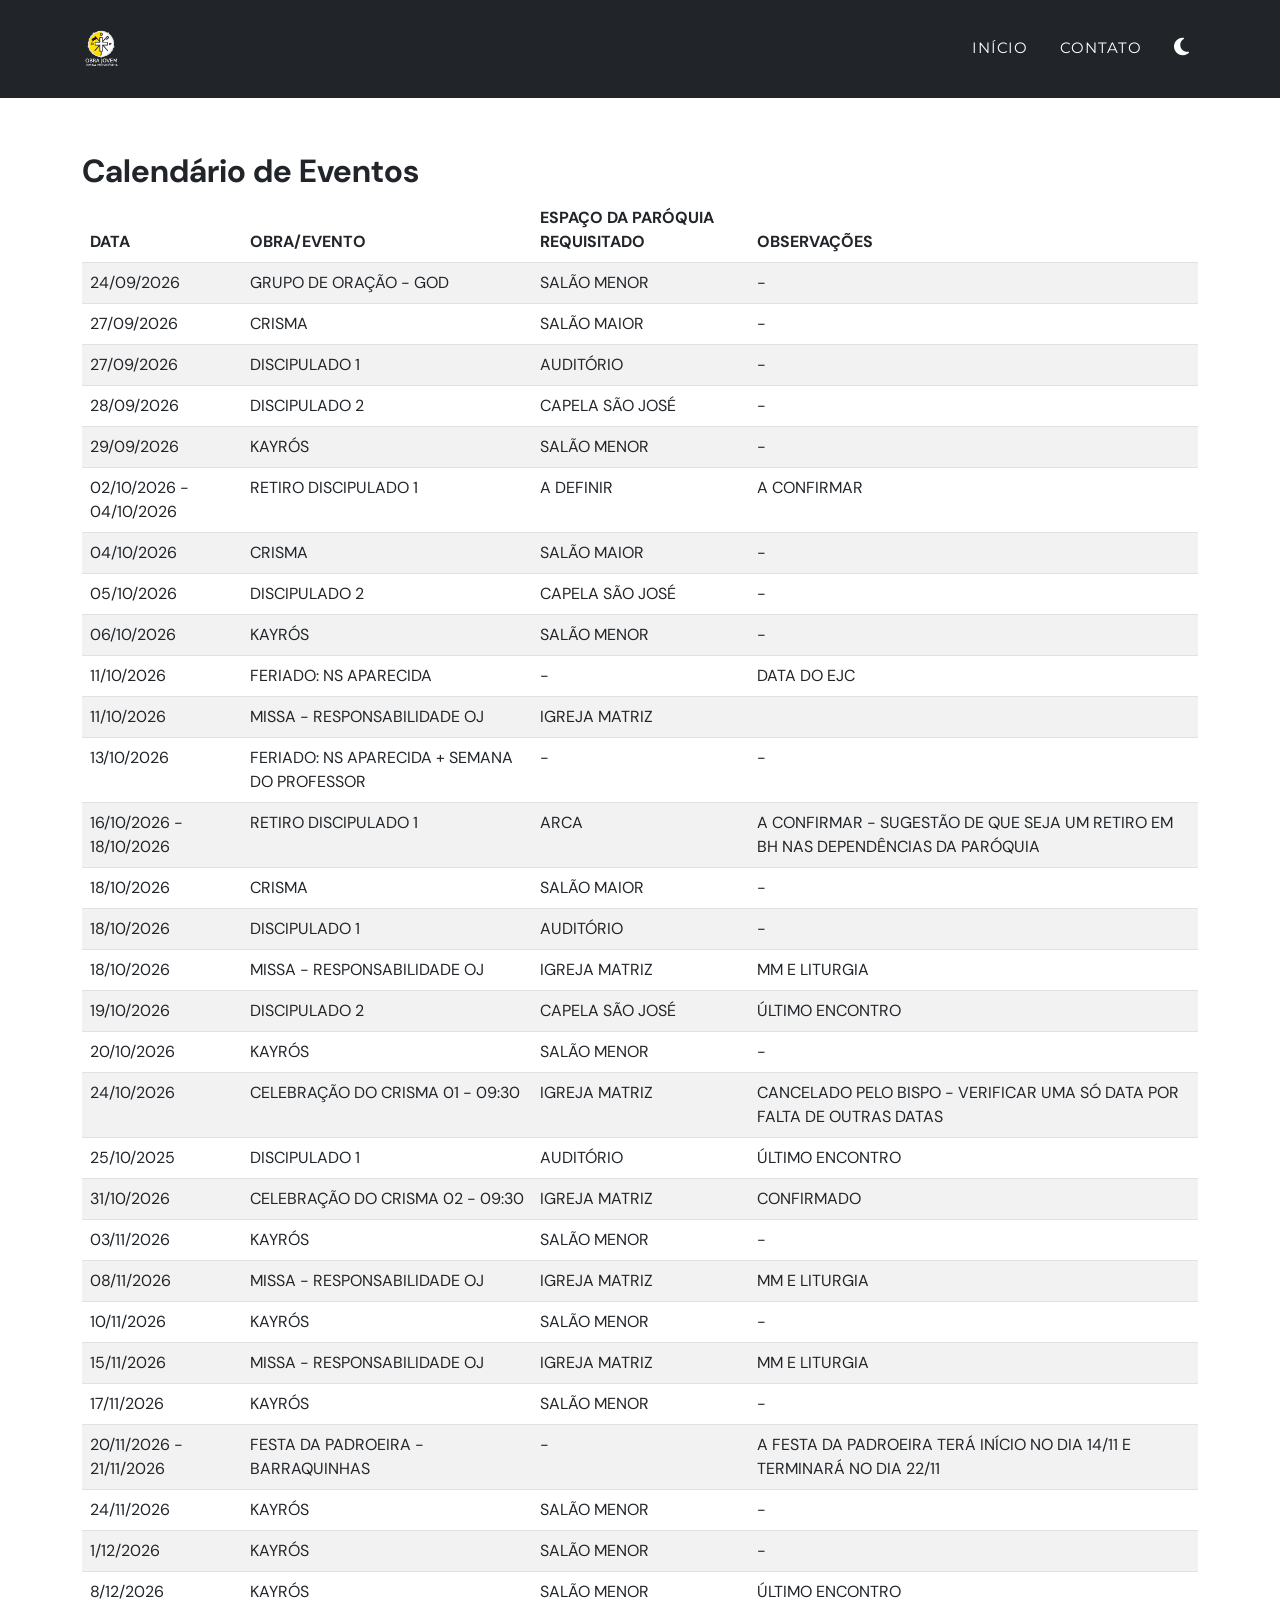
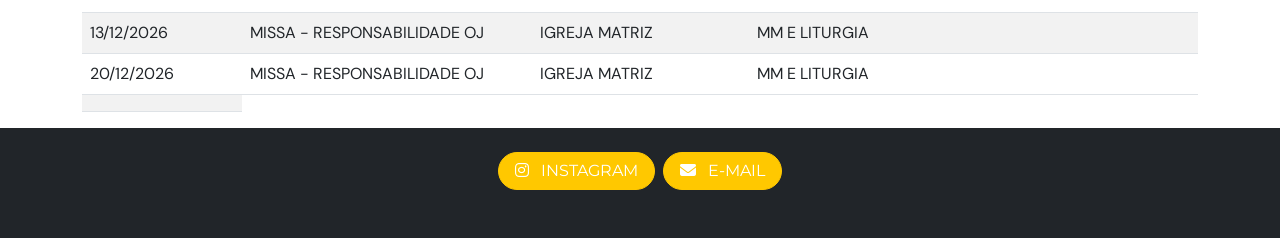
<file: calendario/index.html>
<!DOCTYPE html>
<html lang="en">
    <head>
        <meta charset="utf-8" />
        <meta name="viewport" content="width=device-width, initial-scale=1, shrink-to-fit=no" />
        <meta name="description" content="Calendário da Obra Jovem" />
        <meta name="author" content="" />
        <title>Obra Jovem DP</title>
        <!-- Favicon-->
        <link rel="icon" type="image/x-icon" href="../assets/favicon.ico" />
        <!-- Google fonts-->
        <link href="https://fonts.googleapis.com/css?family=Montserrat:400,700" rel="stylesheet" type="text/css" />
        <link href="https://fonts.googleapis.com/css?family=Roboto+Slab:400,100,300,700" rel="stylesheet" type="text/css" />
        <!-- Font Awesome icons -->
        <link rel="stylesheet" href="https://cdnjs.cloudflare.com/ajax/libs/font-awesome/6.4.0/css/all.min.css" crossorigin="anonymous">
        <!-- Outras fontes definidas no styles.css-->
        <!-- Core theme CSS (includes Bootstrap)-->
        <link href="../css/styles.css" rel="stylesheet" />
        <script>
            if (localStorage.getItem('theme') === 'dark') {
                document.documentElement.setAttribute('data-theme', 'dark');
            }
        </script>
    </head>
    <body id="page-top">
        <!-- Navigation-->
        <nav class="navbar navbar-expand-lg bg-dark navbar-dark fixed-top" id="mainNav">
            <div class="container">
                <a class="navbar-brand" href="../index.html"><img src="../assets/img/navbar-oj-logo4.svg" alt="..." /></a>
                <button class="navbar-toggler" type="button" data-bs-toggle="collapse" data-bs-target="#navbarResponsive" aria-controls="navbarResponsive" aria-expanded="false" aria-label="Toggle navigation">
                    Menu
                    <i class="fas fa-bars ms-1"></i>
                </button>
                <div class="collapse navbar-collapse" id="navbarResponsive">
                    <ul class="navbar-nav text-uppercase ms-auto py-4 py-lg-0">
                        <li class="nav-item"><a class="nav-link" href="../index.html">Início</a></li>
                        <li class="nav-item"><a class="nav-link" href="#contato">Contato</a></li>
                        <li class="nav-item">
                            <a class="nav-link" href="#" id="theme-toggle" aria-label="Alternar tema">
                                <i class="fas fa-moon fs-5"></i>
                            </a>
                        </li>
                    </ul>
                </div>
            </div>
        </nav>
        <!-- Masthead-->
        <header>
            <div class="container mt-5">
                <h1><br><br></h1>
                <h2>Calendário de Eventos</h2>
                <!-- O Javascript vai injetar os dados aqui dentro -->
                <div id="tabela-calendario" class="table-responsive">
                    <p>Carregando calendário...</p>
                </div>
            </div>
        </header>
        <!-- Footer-->
        <footer class="footer py-4 bg-dark">
            <div class="container">
                <div class="row align-items-center">
                    <div class="col-lg-4 text-lg-start"> </div>
                    <div class="col-lg-4 my-3 my-lg-0">
                        <div class="d-flex justify-content-center align-items-center gap-2 mb-4">
                            <a class="btn btn-warning text-uppercase rounded-pill px-3" href="https://www.instagram.com/kayrosdp" target="_blank" rel="noopener noreferrer">
                                <i class="fab fa-instagram me-2"></i>
                                Instagram
                            </a>
                            <a class="btn btn-warning text-uppercase rounded-pill px-3" href="mailto:obrajovemdivinaprovidencia@gmail.com">
                                <i class="fas fa-envelope me-2"></i>
                                E-mail
                            </a>
                        </div>
                    </div>
                </div>
            </div>
        </footer>
        <!-- Bootstrap core JS-->
        <script src="https://cdn.jsdelivr.net/npm/bootstrap@5.2.3/dist/js/bootstrap.bundle.min.js"></script>
        <!-- Core theme JS-->
        <script src="../js/scripts.js"></script>
        <script src="./js/load_calendar.js"></script>
    </body>
</html>
</file>
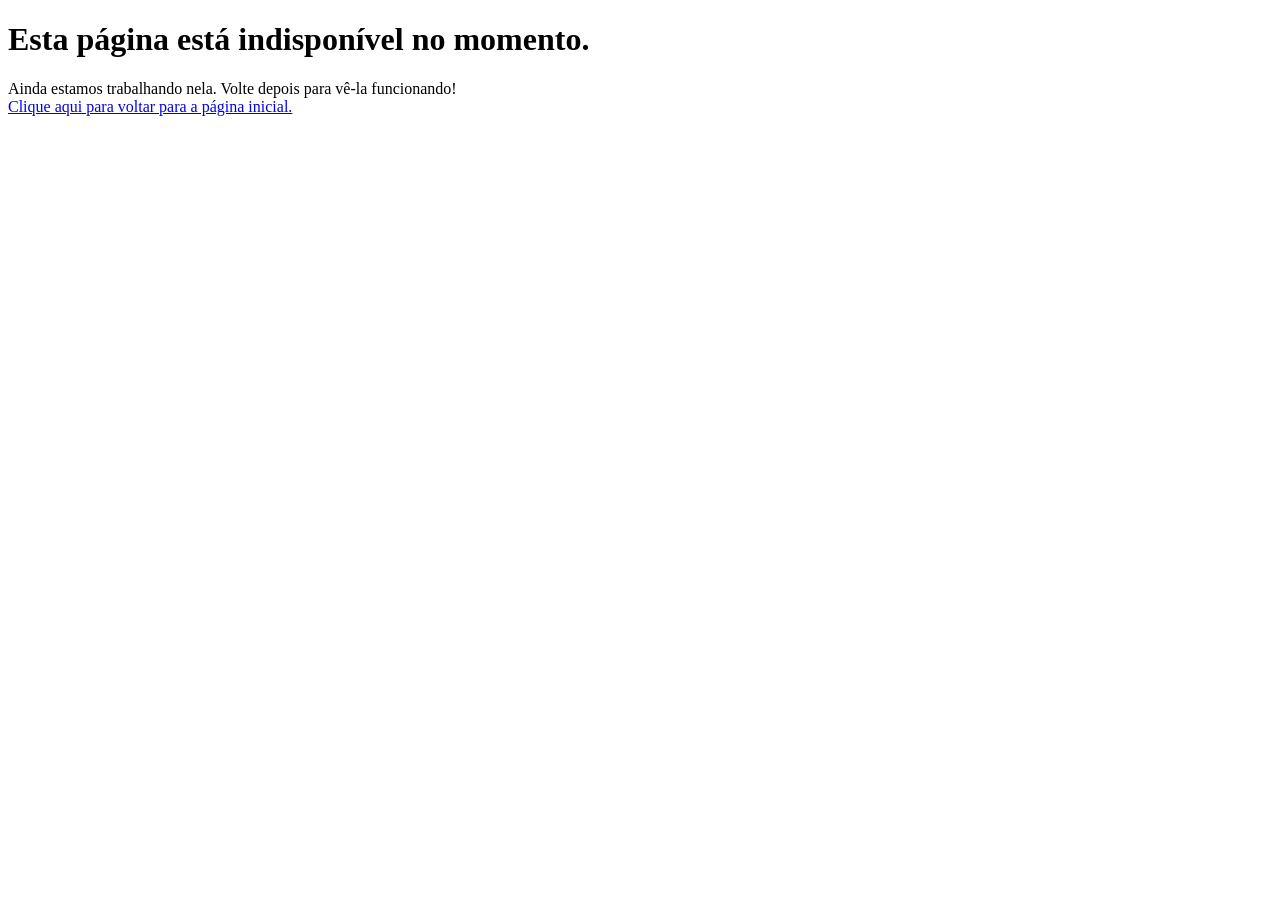
<file: retiros/index.html>
<!DOCTYPE html>
<html lang="en">
<head>
    <meta charset="UTF-8">
    <meta name="viewport" content="width=device-width, initial-scale=1.0">
    <title>Página indisponível</title>
</head>
<body>

    <h1>Esta página está indisponível no momento.</h1>
    <p>Ainda estamos trabalhando nela. Volte depois para vê-la funcionando!<br> <a href="/">Clique aqui para voltar para a página inicial.</a></p>

</body>
</html>
</file>
